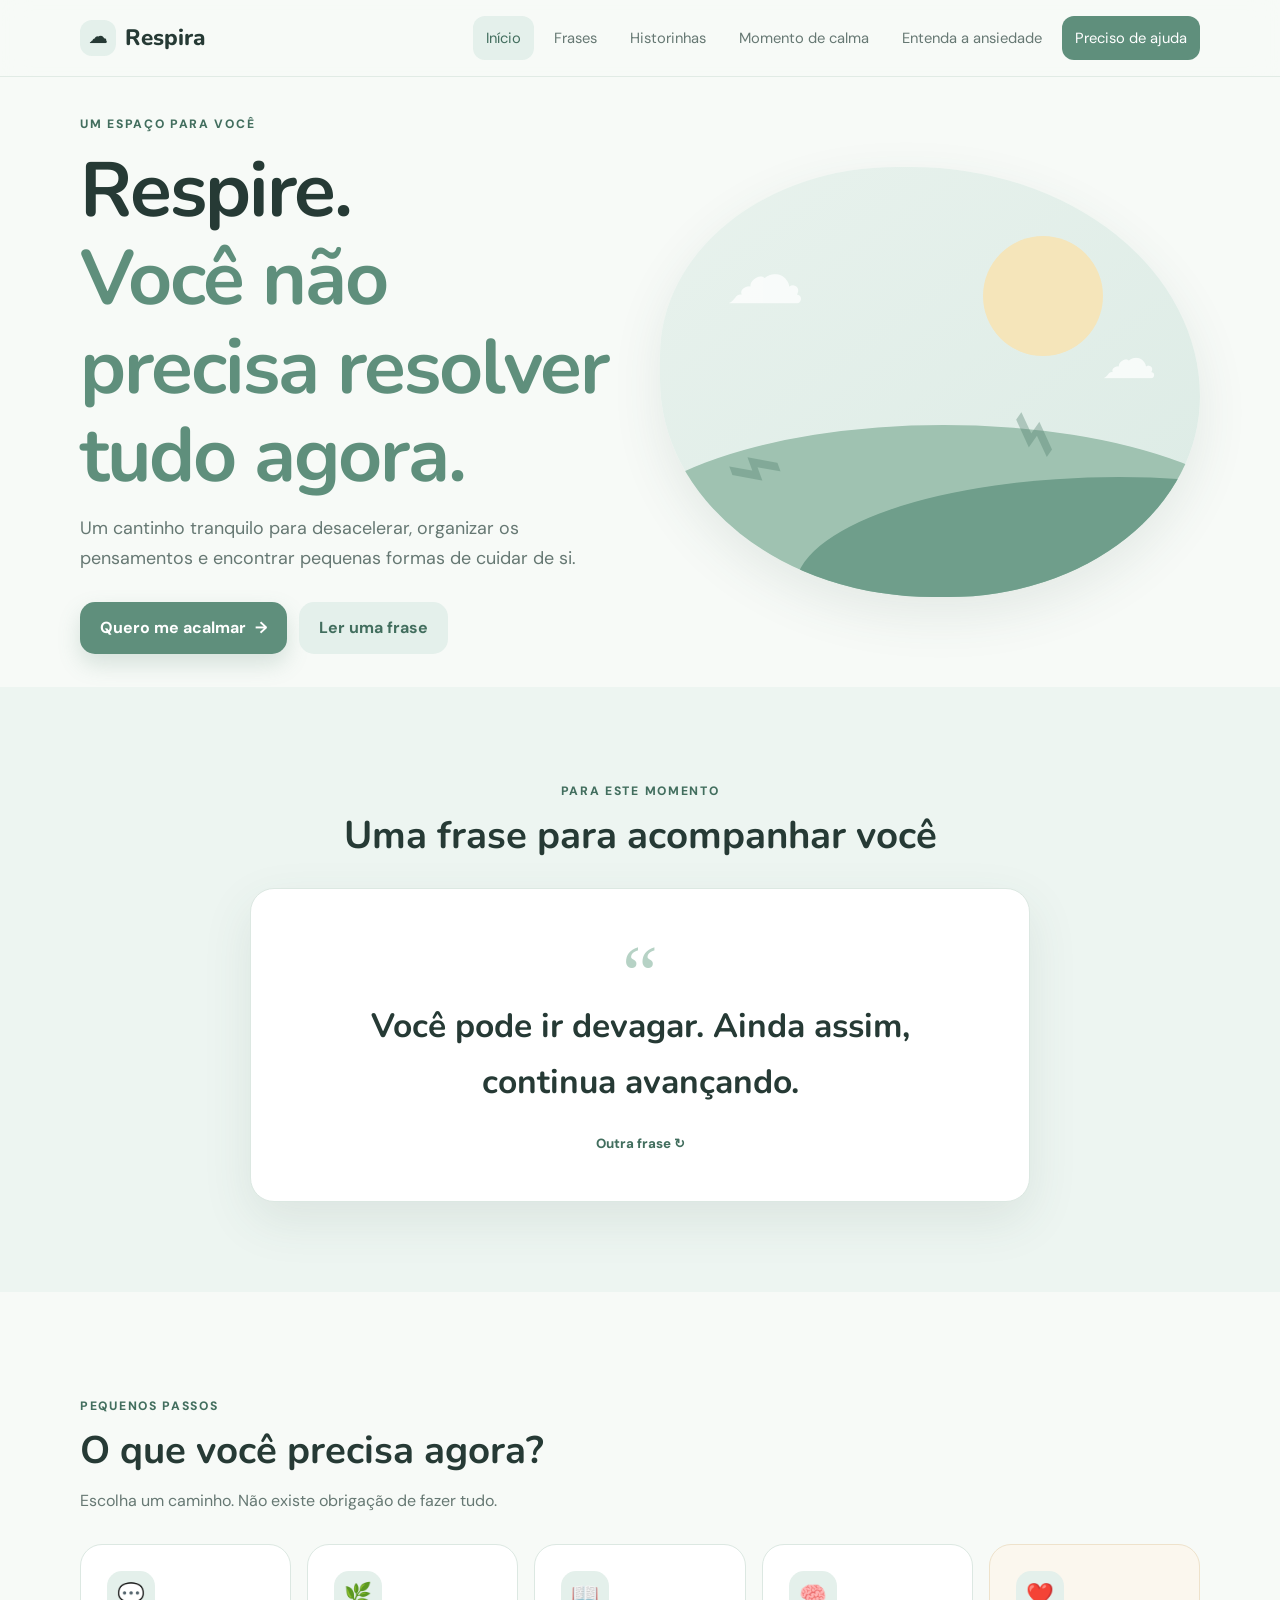
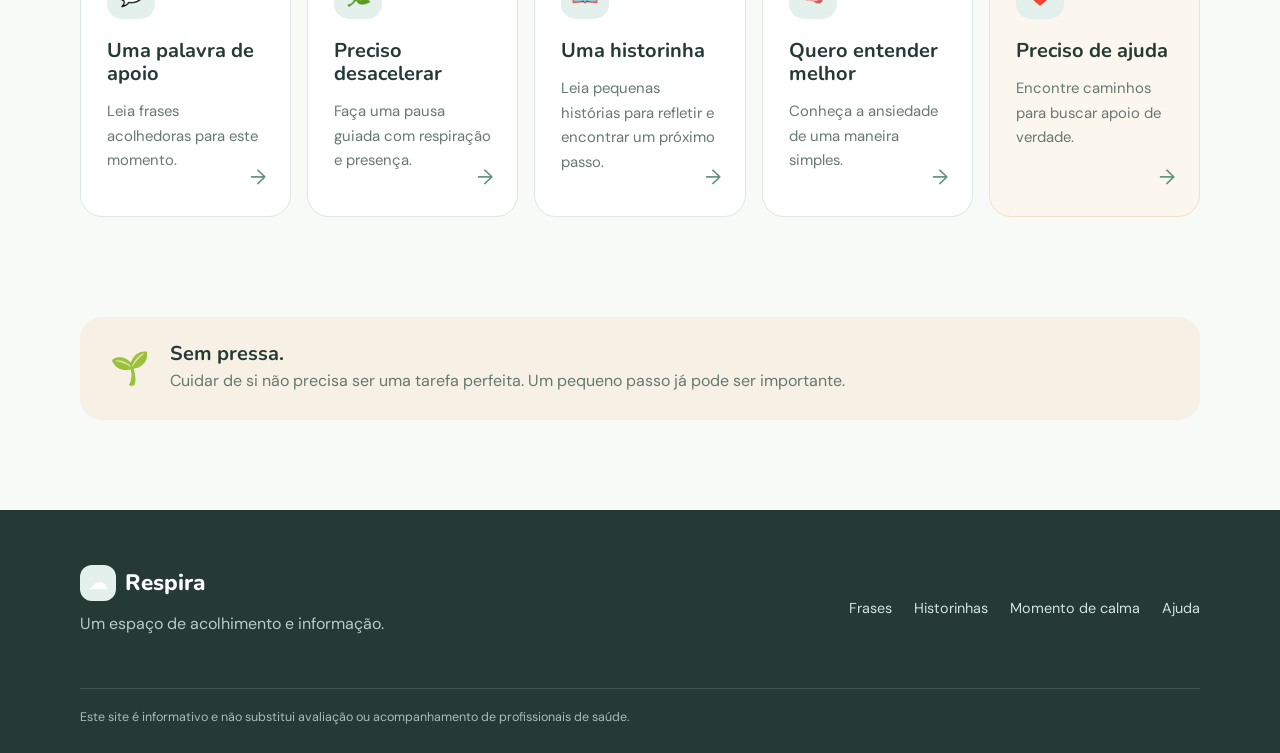
<file: index.html>
<!DOCTYPE html>
<html lang="pt-BR">
<head>
  <meta charset="UTF-8">
  <meta name="viewport" content="width=device-width, initial-scale=1.0">
  <meta name="description" content="Um espaço acolhedor com frases, exercícios de calma e informações sobre ansiedade.">
  <title>Respira — Um espaço para desacelerar</title>
  <link rel="preconnect" href="https://fonts.googleapis.com">
  <link rel="preconnect" href="https://fonts.gstatic.com" crossorigin>
  <link href="https://fonts.googleapis.com/css2?family=DM+Sans:wght@400;500;600;700&family=Nunito:wght@600;700;800&display=swap" rel="stylesheet">
  <link rel="stylesheet" href="style.css">
</head>
<body>
<header class="site-header">
  <nav class="nav container" aria-label="Navegação principal">
    <a class="logo" href="index.html"><span class="logo-mark">☁</span> Respira</a>
    <button class="menu-toggle" aria-label="Abrir menu" aria-expanded="false">☰</button>
    <div class="nav-links">
      <a class="active" href="index.html">Início</a>
      <a href="frases.html">Frases</a><a href="historinhas.html">Historinhas</a>
      <a href="calma.html">Momento de calma</a>
      <a href="sobre-ansiedade.html">Entenda a ansiedade</a>
      <a class="nav-help" href="ajuda.html">Preciso de ajuda</a>
    </div>
  </nav>
</header>

<main>
<section class="hero container">
  <div class="hero-copy">
    <span class="eyebrow">UM ESPAÇO PARA VOCÊ</span>
    <h1>Respire.<br><span>Você não precisa resolver tudo agora.</span></h1>
    <p>Um cantinho tranquilo para desacelerar, organizar os pensamentos e encontrar pequenas formas de cuidar de si.</p>
    <div class="hero-actions">
      <a class="btn btn-primary" href="calma.html">Quero me acalmar <span>→</span></a>
      <a class="btn btn-soft" href="frases.html">Ler uma frase</a>
    </div>
  </div>
  <div class="hero-art" aria-hidden="true">
    <div class="sun"></div>
    <div class="hill hill-one"></div>
    <div class="hill hill-two"></div>
    <div class="cloud cloud-one">☁</div>
    <div class="cloud cloud-two">☁</div>
    <div class="leaf leaf-one">⌁</div>
    <div class="leaf leaf-two">⌁</div>
  </div>
</section>

<section class="quote-section">
  <div class="container">
    <div class="section-heading centered">
      <span class="eyebrow">PARA ESTE MOMENTO</span>
      <h2>Uma frase para acompanhar você</h2>
    </div>
    <article class="quote-card">
      <span class="quote-icon">“</span>
      <p id="homeQuote">Você pode ir devagar. Ainda assim, continua avançando.</p>
      <button id="newQuote" class="text-button">Outra frase <span>↻</span></button>
    </article>
  </div>
</section>

<section class="features container">
  <div class="section-heading">
    <span class="eyebrow">PEQUENOS PASSOS</span>
    <h2>O que você precisa agora?</h2>
    <p>Escolha um caminho. Não existe obrigação de fazer tudo.</p>
  </div>
  <div class="feature-grid">
    <a class="feature-card" href="frases.html">
      <span class="feature-icon">💬</span><h3>Uma palavra de apoio</h3>
      <p>Leia frases acolhedoras para este momento.</p><span class="arrow">→</span>
    </a>
    <a class="feature-card" href="calma.html">
      <span class="feature-icon">🌿</span><h3>Preciso desacelerar</h3>
      <p>Faça uma pausa guiada com respiração e presença.</p><span class="arrow">→</span>
    </a>
    <a class="feature-card" href="historinhas.html">
      <span class="feature-icon">📖</span><h3>Uma historinha</h3>
      <p>Leia pequenas histórias para refletir e encontrar um próximo passo.</p><span class="arrow">→</span>
    </a>
    <a class="feature-card" href="sobre-ansiedade.html">
      <span class="feature-icon">🧠</span><h3>Quero entender melhor</h3>
      <p>Conheça a ansiedade de uma maneira simples.</p><span class="arrow">→</span>
    </a>
    <a class="feature-card feature-card-help" href="ajuda.html">
      <span class="feature-icon">❤️</span><h3>Preciso de ajuda</h3>
      <p>Encontre caminhos para buscar apoio de verdade.</p><span class="arrow">→</span>
    </a>
  </div>
</section>

<section class="gentle-note container">
  <div class="note-icon">🌱</div>
  <div><h3>Sem pressa.</h3><p>Cuidar de si não precisa ser uma tarefa perfeita. Um pequeno passo já pode ser importante.</p></div>
</section>
</main>

<footer class="footer">
  <div class="container footer-inner">
    <div><a class="logo" href="index.html"><span class="logo-mark">☁</span> Respira</a><p>Um espaço de acolhimento e informação.</p></div>
    <div class="footer-links"><a href="frases.html">Frases</a><a href="historinhas.html">Historinhas</a><a href="calma.html">Momento de calma</a><a href="ajuda.html">Ajuda</a></div>
  </div>
  <div class="container disclaimer">Este site é informativo e não substitui avaliação ou acompanhamento de profissionais de saúde.</div>
</footer>
<script src="frases.js"></script>
<script src="script.js"></script>
</body>
</html>
</file>
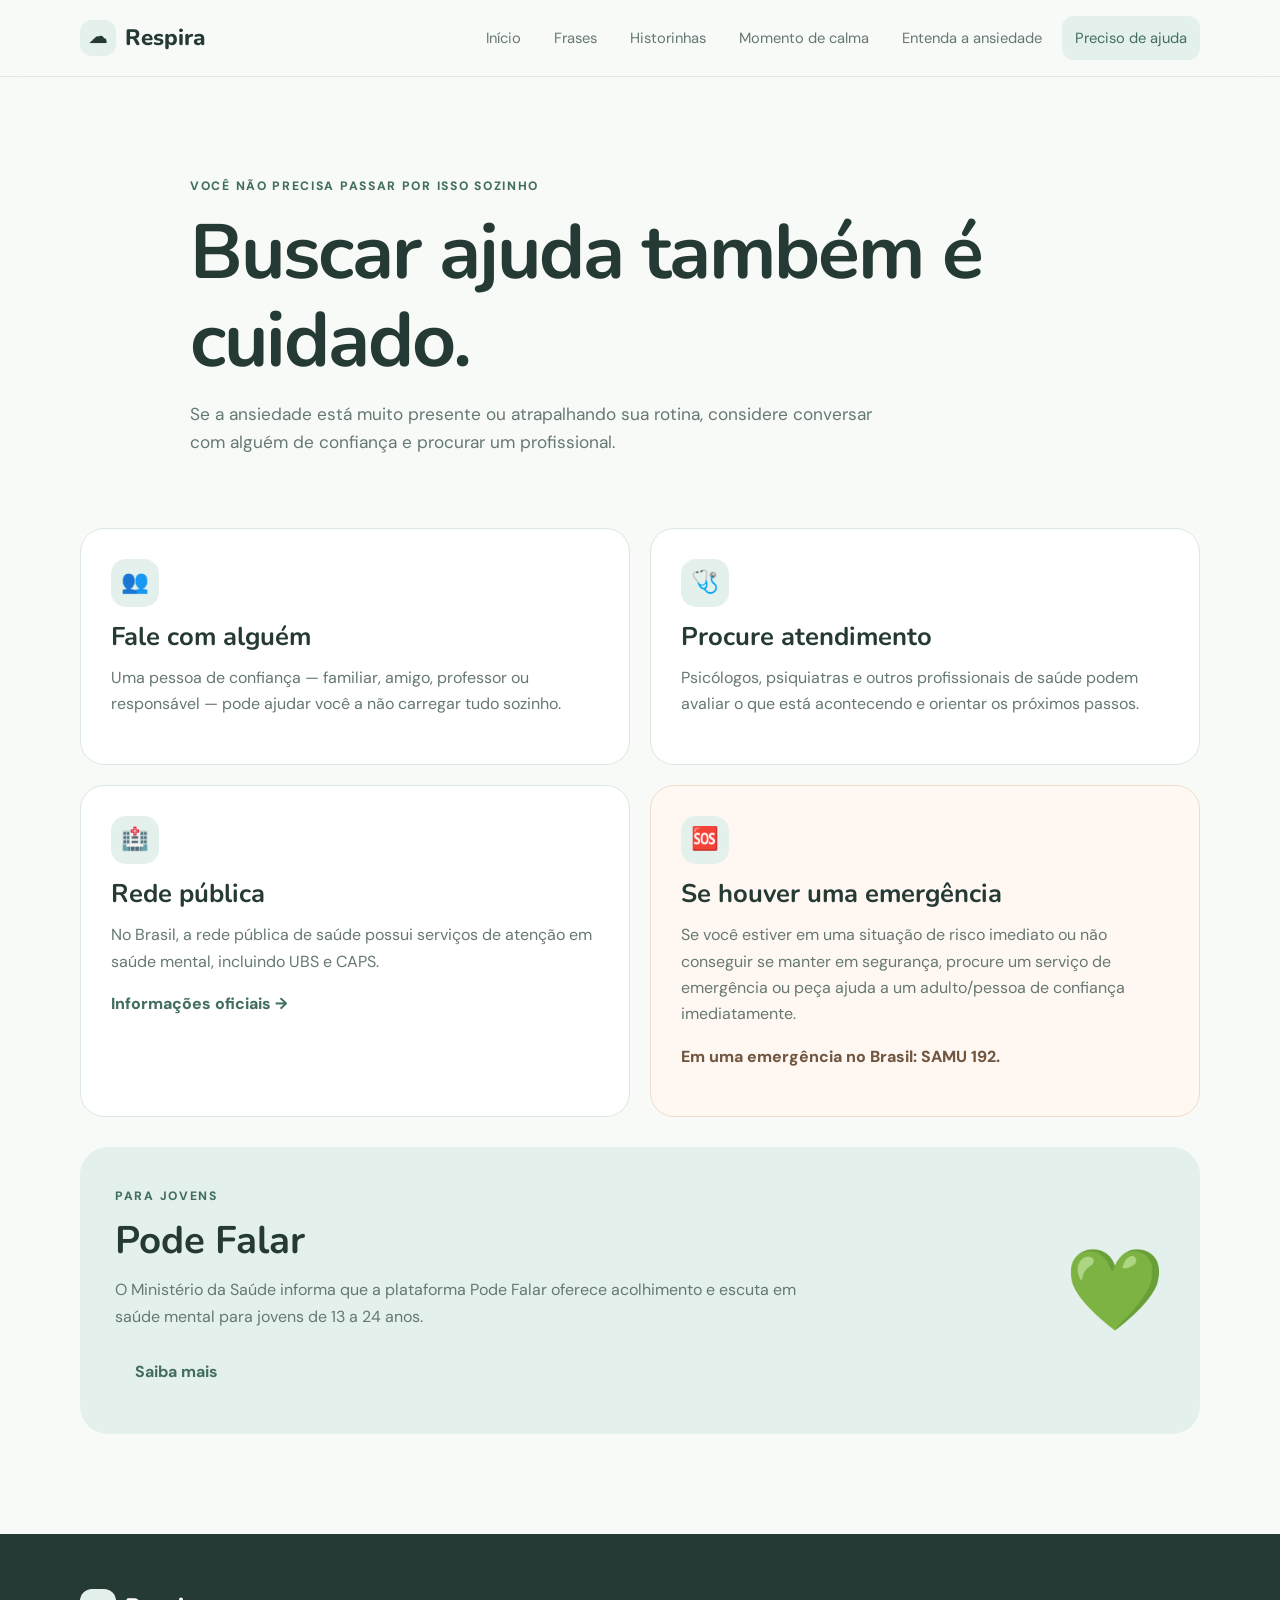
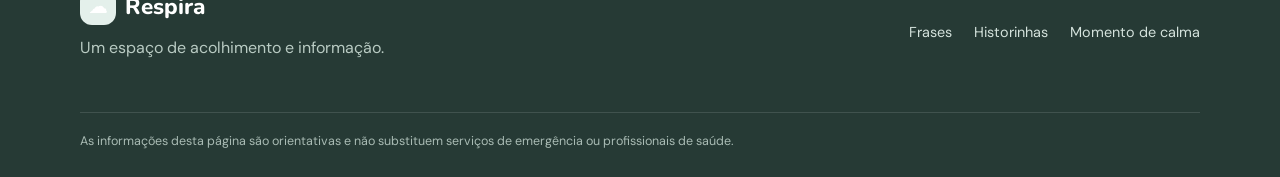
<file: ajuda.html>
<!DOCTYPE html>
<html lang="pt-BR">
<head>
<meta charset="UTF-8"><meta name="viewport" content="width=device-width, initial-scale=1.0">
<meta name="description" content="Caminhos para buscar apoio em saúde mental.">
<title>Preciso de ajuda — Respira</title>
<link rel="preconnect" href="https://fonts.googleapis.com"><link rel="preconnect" href="https://fonts.gstatic.com" crossorigin>
<link href="https://fonts.googleapis.com/css2?family=DM+Sans:wght@400;500;600;700&family=Nunito:wght@600;700;800&display=swap" rel="stylesheet"><link rel="stylesheet" href="style.css">
</head>
<body>
<header class="site-header"><nav class="nav container" aria-label="Navegação principal"><a class="logo" href="index.html"><span class="logo-mark">☁</span> Respira</a><button class="menu-toggle" aria-label="Abrir menu" aria-expanded="false">☰</button><div class="nav-links"><a href="index.html">Início</a><a href="frases.html">Frases</a><a href="historinhas.html">Historinhas</a><a href="calma.html">Momento de calma</a><a href="sobre-ansiedade.html">Entenda a ansiedade</a><a class="nav-help active" href="ajuda.html">Preciso de ajuda</a></div></nav></header>
<main>
<section class="page-hero container"><span class="eyebrow">VOCÊ NÃO PRECISA PASSAR POR ISSO SOZINHO</span><h1>Buscar ajuda também é cuidado.</h1><p>Se a ansiedade está muito presente ou atrapalhando sua rotina, considere conversar com alguém de confiança e procurar um profissional.</p></section>
<section class="help-grid container">
<article class="help-card"><span class="feature-icon">👥</span><h2>Fale com alguém</h2><p>Uma pessoa de confiança — familiar, amigo, professor ou responsável — pode ajudar você a não carregar tudo sozinho.</p></article>
<article class="help-card"><span class="feature-icon">🩺</span><h2>Procure atendimento</h2><p>Psicólogos, psiquiatras e outros profissionais de saúde podem avaliar o que está acontecendo e orientar os próximos passos.</p></article>
<article class="help-card"><span class="feature-icon">🏥</span><h2>Rede pública</h2><p>No Brasil, a rede pública de saúde possui serviços de atenção em saúde mental, incluindo UBS e CAPS.</p><a class="card-link" href="https://www.gov.br/saude/pt-br/composicao/saes/desmad/raps/caps/caps/" target="_blank" rel="noopener">Informações oficiais →</a></article>
<article class="help-card help-emergency"><span class="feature-icon">🆘</span><h2>Se houver uma emergência</h2><p>Se você estiver em uma situação de risco imediato ou não conseguir se manter em segurança, procure um serviço de emergência ou peça ajuda a um adulto/pessoa de confiança imediatamente.</p><p class="strong">Em uma emergência no Brasil: SAMU 192.</p></article>
</section>
<section class="container youth-note"><div><span class="eyebrow">PARA JOVENS</span><h2>Pode Falar</h2><p>O Ministério da Saúde informa que a plataforma Pode Falar oferece acolhimento e escuta em saúde mental para jovens de 13 a 24 anos.</p><a class="btn btn-soft" href="https://www.gov.br/saude/pt-br/assuntos/noticias-ms/2026/julho/atendimento-em-saude-mental-para-jovens-esta-disponivel-em-plataforma-digital" target="_blank" rel="noopener">Saiba mais</a></div><span class="large-emoji">💚</span></section>
</main>
<footer class="footer"><div class="container footer-inner"><div><a class="logo" href="index.html"><span class="logo-mark">☁</span> Respira</a><p>Um espaço de acolhimento e informação.</p></div><div class="footer-links"><a href="frases.html">Frases</a><a href="historinhas.html">Historinhas</a><a href="calma.html">Momento de calma</a></div></div><div class="container disclaimer">As informações desta página são orientativas e não substituem serviços de emergência ou profissionais de saúde.</div></footer>
<script src="script.js"></script>
</body></html>
</file>
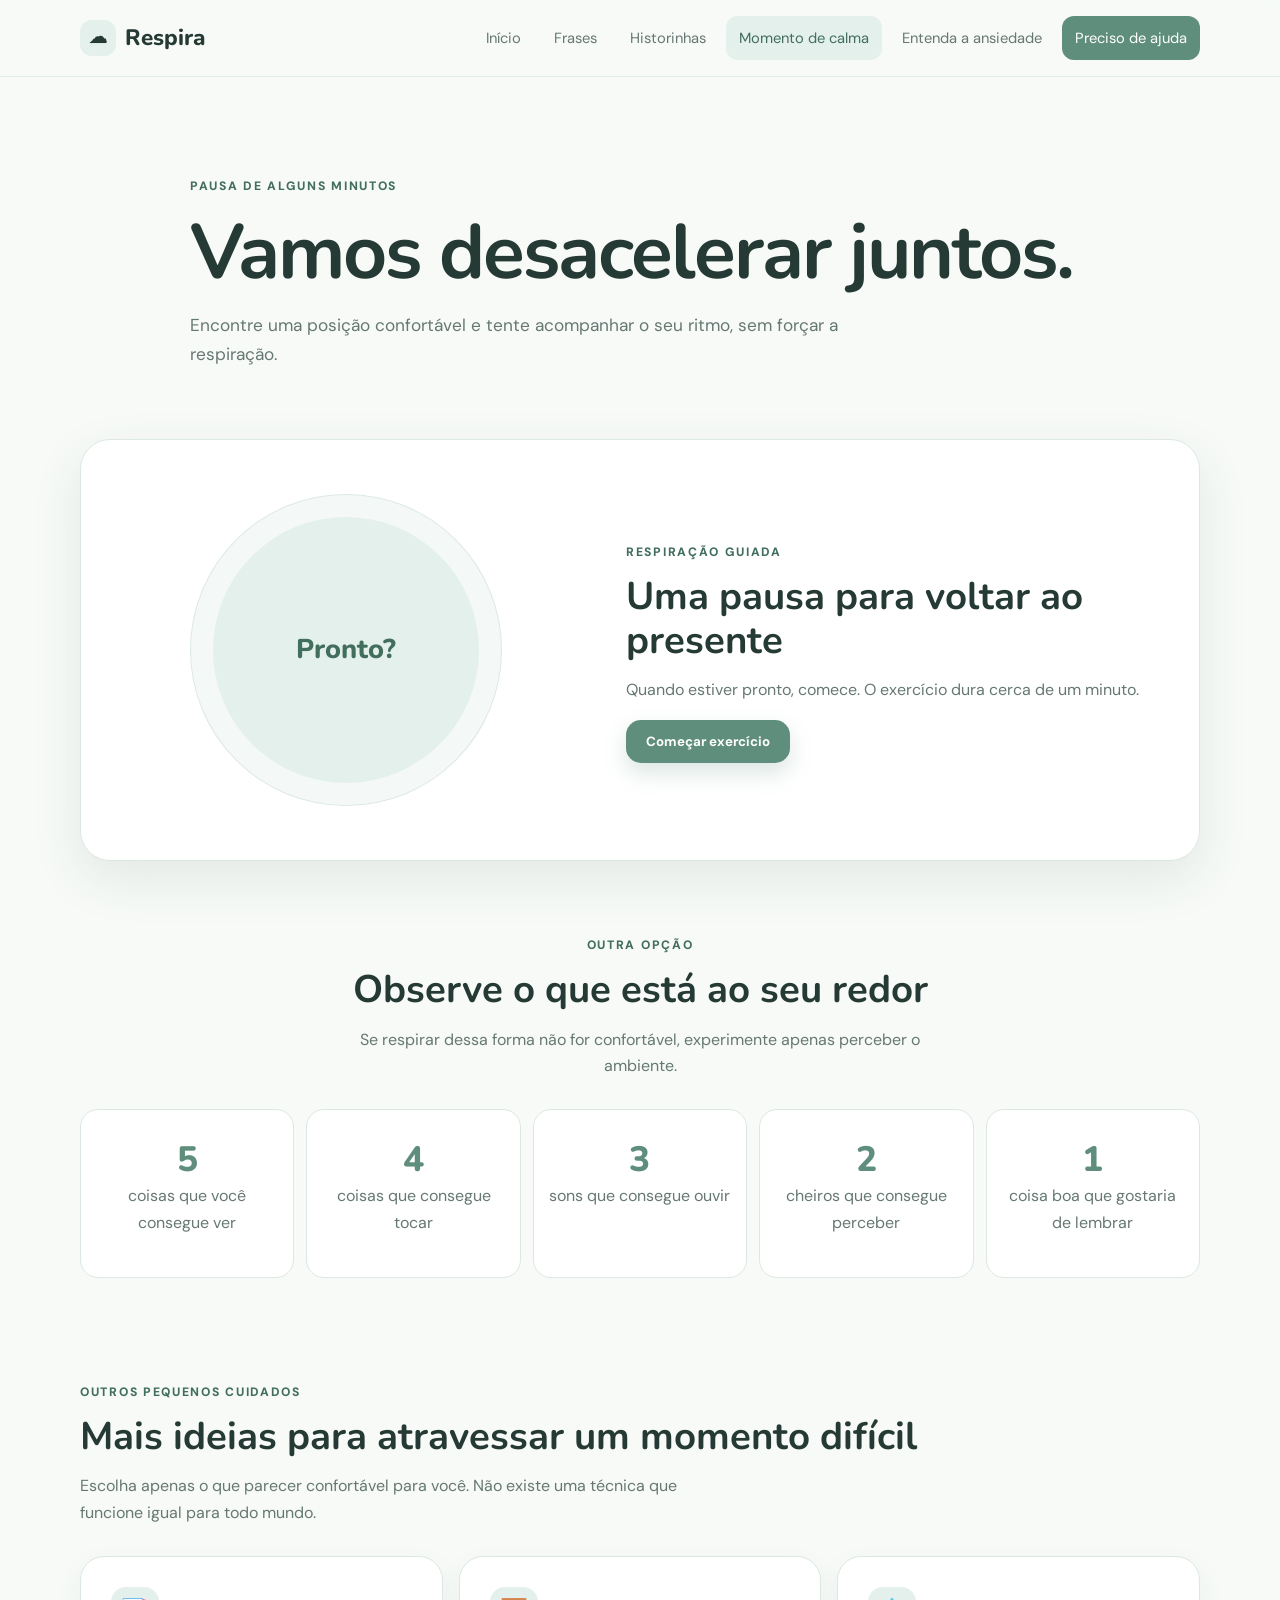
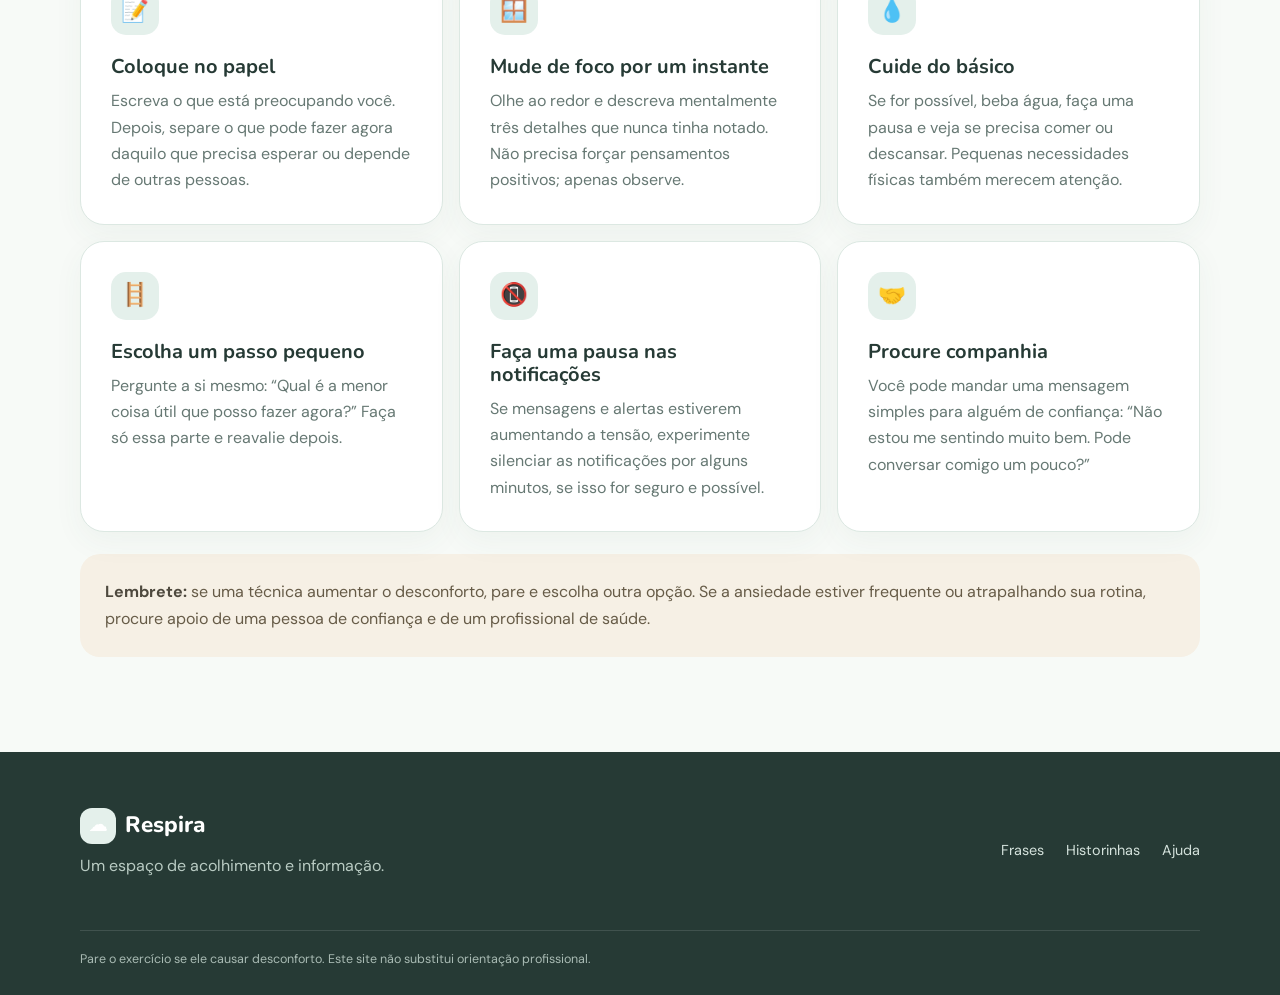
<file: calma.html>
<!DOCTYPE html>
<html lang="pt-BR">
<head>
<meta charset="UTF-8"><meta name="viewport" content="width=device-width, initial-scale=1.0">
<meta name="description" content="Exercícios simples para fazer uma pausa e desacelerar.">
<title>Momento de calma — Respira</title>
<link rel="preconnect" href="https://fonts.googleapis.com"><link rel="preconnect" href="https://fonts.gstatic.com" crossorigin>
<link href="https://fonts.googleapis.com/css2?family=DM+Sans:wght@400;500;600;700&family=Nunito:wght@600;700;800&display=swap" rel="stylesheet"><link rel="stylesheet" href="style.css">
</head>
<body>
<header class="site-header"><nav class="nav container" aria-label="Navegação principal"><a class="logo" href="index.html"><span class="logo-mark">☁</span> Respira</a><button class="menu-toggle" aria-label="Abrir menu" aria-expanded="false">☰</button><div class="nav-links"><a href="index.html">Início</a><a href="frases.html">Frases</a><a href="historinhas.html">Historinhas</a><a class="active" href="calma.html">Momento de calma</a><a href="sobre-ansiedade.html">Entenda a ansiedade</a><a class="nav-help" href="ajuda.html">Preciso de ajuda</a></div></nav></header>
<main>
<section class="page-hero container"><span class="eyebrow">PAUSA DE ALGUNS MINUTOS</span><h1>Vamos desacelerar juntos.</h1><p>Encontre uma posição confortável e tente acompanhar o seu ritmo, sem forçar a respiração.</p></section>
<section class="breathing container">
<div class="breathing-card">
<div class="breathing-circle" id="breathingCircle"><span id="breathingText">Pronto?</span></div>
<div class="breathing-info"><span class="eyebrow">RESPIRAÇÃO GUIADA</span><h2 id="breathingTitle">Uma pausa para voltar ao presente</h2><p id="breathingInstruction">Quando estiver pronto, comece. O exercício dura cerca de um minuto.</p><button class="btn btn-primary" id="startBreathing">Começar exercício</button></div>
</div>
</section>
<section class="container grounding"><div class="section-heading centered"><span class="eyebrow">OUTRA OPÇÃO</span><h2>Observe o que está ao seu redor</h2><p>Se respirar dessa forma não for confortável, experimente apenas perceber o ambiente.</p></div>
<div class="grounding-grid"><div><strong>5</strong><p>coisas que você consegue ver</p></div><div><strong>4</strong><p>coisas que consegue tocar</p></div><div><strong>3</strong><p>sons que consegue ouvir</p></div><div><strong>2</strong><p>cheiros que consegue perceber</p></div><div><strong>1</strong><p>coisa boa que gostaria de lembrar</p></div></div></section>

<section class="container extra-tips">
  <div class="section-heading"><span class="eyebrow">OUTROS PEQUENOS CUIDADOS</span><h2>Mais ideias para atravessar um momento difícil</h2><p>Escolha apenas o que parecer confortável para você. Não existe uma técnica que funcione igual para todo mundo.</p></div>
  <div class="extra-tips-grid">
    <article class="tip-card"><span class="feature-icon">📝</span><h3>Coloque no papel</h3><p>Escreva o que está preocupando você. Depois, separe o que pode fazer agora daquilo que precisa esperar ou depende de outras pessoas.</p></article>
    <article class="tip-card"><span class="feature-icon">🪟</span><h3>Mude de foco por um instante</h3><p>Olhe ao redor e descreva mentalmente três detalhes que nunca tinha notado. Não precisa forçar pensamentos positivos; apenas observe.</p></article>
    <article class="tip-card"><span class="feature-icon">💧</span><h3>Cuide do básico</h3><p>Se for possível, beba água, faça uma pausa e veja se precisa comer ou descansar. Pequenas necessidades físicas também merecem atenção.</p></article>
    <article class="tip-card"><span class="feature-icon">🪜</span><h3>Escolha um passo pequeno</h3><p>Pergunte a si mesmo: “Qual é a menor coisa útil que posso fazer agora?” Faça só essa parte e reavalie depois.</p></article>
    <article class="tip-card"><span class="feature-icon">📵</span><h3>Faça uma pausa nas notificações</h3><p>Se mensagens e alertas estiverem aumentando a tensão, experimente silenciar as notificações por alguns minutos, se isso for seguro e possível.</p></article>
    <article class="tip-card"><span class="feature-icon">🤝</span><h3>Procure companhia</h3><p>Você pode mandar uma mensagem simples para alguém de confiança: “Não estou me sentindo muito bem. Pode conversar comigo um pouco?”</p></article>
  </div>
  <div class="info-banner"><strong>Lembrete:</strong> se uma técnica aumentar o desconforto, pare e escolha outra opção. Se a ansiedade estiver frequente ou atrapalhando sua rotina, procure apoio de uma pessoa de confiança e de um profissional de saúde.</div>
</section>
</main>
<footer class="footer"><div class="container footer-inner"><div><a class="logo" href="index.html"><span class="logo-mark">☁</span> Respira</a><p>Um espaço de acolhimento e informação.</p></div><div class="footer-links"><a href="frases.html">Frases</a><a href="historinhas.html">Historinhas</a><a href="ajuda.html">Ajuda</a></div></div><div class="container disclaimer">Pare o exercício se ele causar desconforto. Este site não substitui orientação profissional.</div></footer>
<script src="calma.js"></script><script src="script.js"></script>
</body></html>
</file>
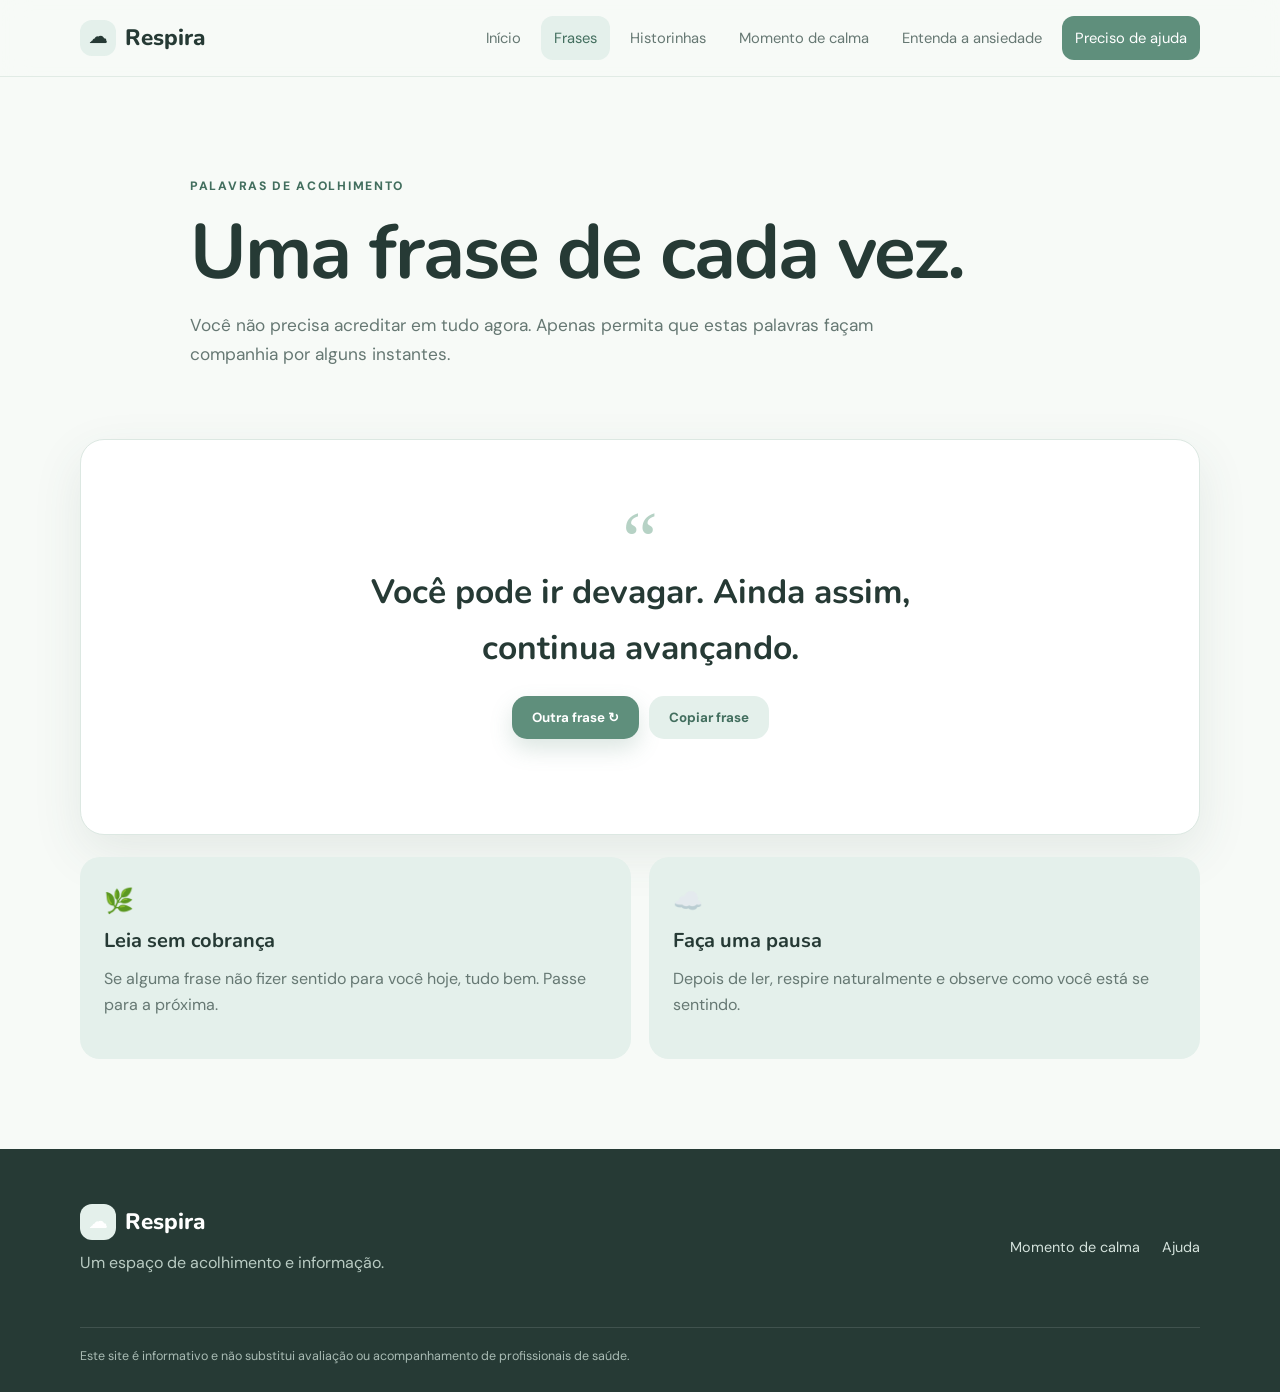
<file: frases.html>
<!DOCTYPE html>
<html lang="pt-BR">
<head>
<meta charset="UTF-8"><meta name="viewport" content="width=device-width, initial-scale=1.0">
<meta name="description" content="Frases de apoio para momentos de ansiedade.">
<title>Frases de apoio — Respira</title>
<link rel="preconnect" href="https://fonts.googleapis.com"><link rel="preconnect" href="https://fonts.gstatic.com" crossorigin>
<link href="https://fonts.googleapis.com/css2?family=DM+Sans:wght@400;500;600;700&family=Nunito:wght@600;700;800&display=swap" rel="stylesheet">
<link rel="stylesheet" href="style.css">
</head>
<body>
<header class="site-header"><nav class="nav container" aria-label="Navegação principal">
<a class="logo" href="index.html"><span class="logo-mark">☁</span> Respira</a><button class="menu-toggle" aria-label="Abrir menu" aria-expanded="false">☰</button>
<div class="nav-links"><a href="index.html">Início</a><a class="active" href="frases.html">Frases</a><a href="historinhas.html">Historinhas</a><a href="calma.html">Momento de calma</a><a href="sobre-ansiedade.html">Entenda a ansiedade</a><a class="nav-help" href="ajuda.html">Preciso de ajuda</a></div>
</nav></header>
<main>
<section class="page-hero container"><span class="eyebrow">PALAVRAS DE ACOLHIMENTO</span><h1>Uma frase de cada vez.</h1><p>Você não precisa acreditar em tudo agora. Apenas permita que estas palavras façam companhia por alguns instantes.</p></section>
<section class="container phrase-area">
<article class="big-quote-card"><span class="quote-icon">“</span><p id="bigQuote">Você pode ir devagar. Ainda assim, continua avançando.</p><div class="quote-actions"><button class="btn btn-primary" id="nextPhrase">Outra frase ↻</button><button class="btn btn-soft" id="copyPhrase">Copiar frase</button></div><small id="copyStatus" aria-live="polite"></small></article>
<div class="phrase-tips"><div><span>🌿</span><h3>Leia sem cobrança</h3><p>Se alguma frase não fizer sentido para você hoje, tudo bem. Passe para a próxima.</p></div><div><span>☁️</span><h3>Faça uma pausa</h3><p>Depois de ler, respire naturalmente e observe como você está se sentindo.</p></div></div>
</section>
</main>
<footer class="footer"><div class="container footer-inner"><div><a class="logo" href="index.html"><span class="logo-mark">☁</span> Respira</a><p>Um espaço de acolhimento e informação.</p></div><div class="footer-links"><a href="calma.html">Momento de calma</a><a href="ajuda.html">Ajuda</a></div></div><div class="container disclaimer">Este site é informativo e não substitui avaliação ou acompanhamento de profissionais de saúde.</div></footer>
<script src="frases.js"></script><script src="script.js"></script>
</body></html>
</file>
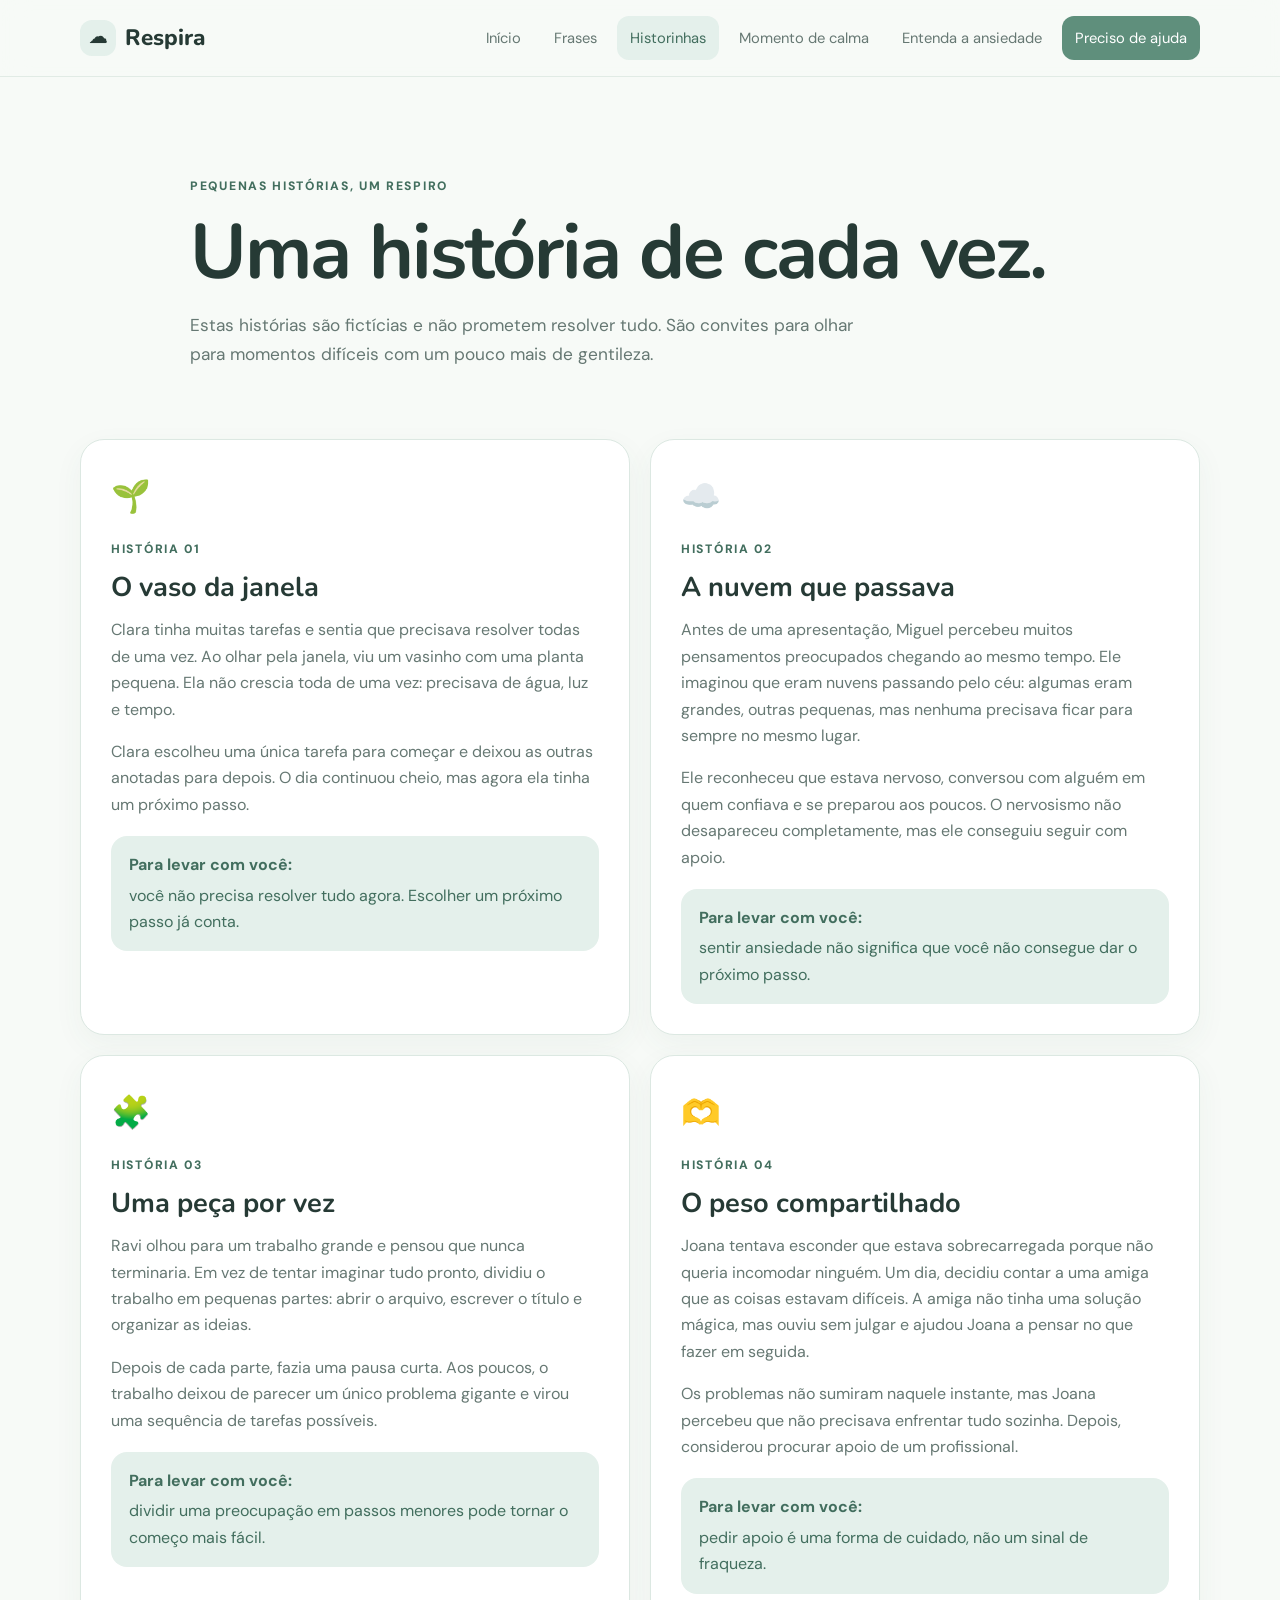
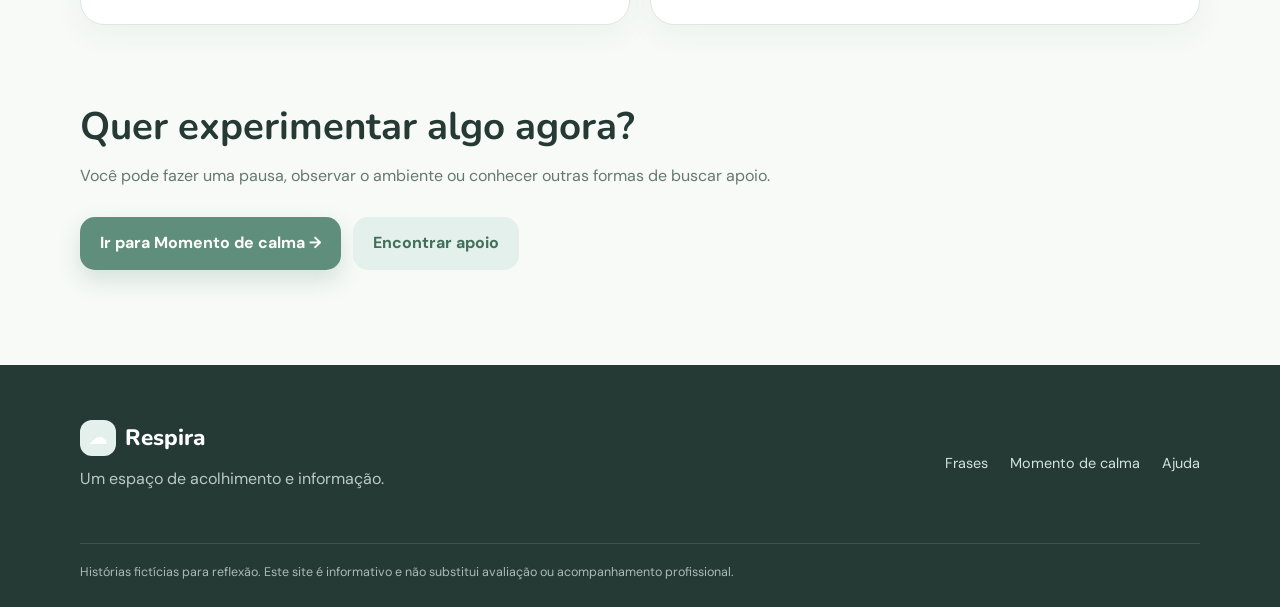
<file: historinhas.html>
<!DOCTYPE html>
<html lang="pt-BR">
<head>
<meta charset="UTF-8"><meta name="viewport" content="width=device-width, initial-scale=1.0">
<meta name="description" content="Historinhas curtas e acolhedoras para momentos de ansiedade.">
<title>Historinhas — Respira</title>
<link rel="preconnect" href="https://fonts.googleapis.com"><link rel="preconnect" href="https://fonts.gstatic.com" crossorigin>
<link href="https://fonts.googleapis.com/css2?family=DM+Sans:wght@400;500;600;700&family=Nunito:wght@600;700;800&display=swap" rel="stylesheet">
<link rel="stylesheet" href="style.css">
</head>
<body>
<header class="site-header"><nav class="nav container" aria-label="Navegação principal">
<a class="logo" href="index.html"><span class="logo-mark">☁</span> Respira</a><button class="menu-toggle" aria-label="Abrir menu" aria-expanded="false">☰</button>
<div class="nav-links"><a href="index.html">Início</a><a href="frases.html">Frases</a><a class="active" href="historinhas.html">Historinhas</a><a href="calma.html">Momento de calma</a><a href="sobre-ansiedade.html">Entenda a ansiedade</a><a class="nav-help" href="ajuda.html">Preciso de ajuda</a></div>
</nav></header>
<main>
<section class="page-hero container"><span class="eyebrow">PEQUENAS HISTÓRIAS, UM RESPIRO</span><h1>Uma história de cada vez.</h1><p>Estas histórias são fictícias e não prometem resolver tudo. São convites para olhar para momentos difíceis com um pouco mais de gentileza.</p></section>
<section class="container stories-area">
<article class="story-card"><span class="story-emoji">🌱</span><span class="eyebrow">HISTÓRIA 01</span><h2>O vaso da janela</h2><p>Clara tinha muitas tarefas e sentia que precisava resolver todas de uma vez. Ao olhar pela janela, viu um vasinho com uma planta pequena. Ela não crescia toda de uma vez: precisava de água, luz e tempo.</p><p>Clara escolheu uma única tarefa para começar e deixou as outras anotadas para depois. O dia continuou cheio, mas agora ela tinha um próximo passo.</p><div class="story-reflection"><strong>Para levar com você:</strong> você não precisa resolver tudo agora. Escolher um próximo passo já conta.</div></article>
<article class="story-card"><span class="story-emoji">☁️</span><span class="eyebrow">HISTÓRIA 02</span><h2>A nuvem que passava</h2><p>Antes de uma apresentação, Miguel percebeu muitos pensamentos preocupados chegando ao mesmo tempo. Ele imaginou que eram nuvens passando pelo céu: algumas eram grandes, outras pequenas, mas nenhuma precisava ficar para sempre no mesmo lugar.</p><p>Ele reconheceu que estava nervoso, conversou com alguém em quem confiava e se preparou aos poucos. O nervosismo não desapareceu completamente, mas ele conseguiu seguir com apoio.</p><div class="story-reflection"><strong>Para levar com você:</strong> sentir ansiedade não significa que você não consegue dar o próximo passo.</div></article>
<article class="story-card"><span class="story-emoji">🧩</span><span class="eyebrow">HISTÓRIA 03</span><h2>Uma peça por vez</h2><p>Ravi olhou para um trabalho grande e pensou que nunca terminaria. Em vez de tentar imaginar tudo pronto, dividiu o trabalho em pequenas partes: abrir o arquivo, escrever o título e organizar as ideias.</p><p>Depois de cada parte, fazia uma pausa curta. Aos poucos, o trabalho deixou de parecer um único problema gigante e virou uma sequência de tarefas possíveis.</p><div class="story-reflection"><strong>Para levar com você:</strong> dividir uma preocupação em passos menores pode tornar o começo mais fácil.</div></article>
<article class="story-card"><span class="story-emoji">🫶</span><span class="eyebrow">HISTÓRIA 04</span><h2>O peso compartilhado</h2><p>Joana tentava esconder que estava sobrecarregada porque não queria incomodar ninguém. Um dia, decidiu contar a uma amiga que as coisas estavam difíceis. A amiga não tinha uma solução mágica, mas ouviu sem julgar e ajudou Joana a pensar no que fazer em seguida.</p><p>Os problemas não sumiram naquele instante, mas Joana percebeu que não precisava enfrentar tudo sozinha. Depois, considerou procurar apoio de um profissional.</p><div class="story-reflection"><strong>Para levar com você:</strong> pedir apoio é uma forma de cuidado, não um sinal de fraqueza.</div></article>
</section>
<section class="container story-ending"><h2>Quer experimentar algo agora?</h2><p>Você pode fazer uma pausa, observar o ambiente ou conhecer outras formas de buscar apoio.</p><div class="hero-actions"><a class="btn btn-primary" href="calma.html">Ir para Momento de calma →</a><a class="btn btn-soft" href="ajuda.html">Encontrar apoio</a></div></section>
</main>
<footer class="footer"><div class="container footer-inner"><div><a class="logo" href="index.html"><span class="logo-mark">☁</span> Respira</a><p>Um espaço de acolhimento e informação.</p></div><div class="footer-links"><a href="frases.html">Frases</a><a href="calma.html">Momento de calma</a><a href="ajuda.html">Ajuda</a></div></div><div class="container disclaimer">Histórias fictícias para reflexão. Este site é informativo e não substitui avaliação ou acompanhamento profissional.</div></footer>
<script src="script.js"></script>
</body></html>
</file>
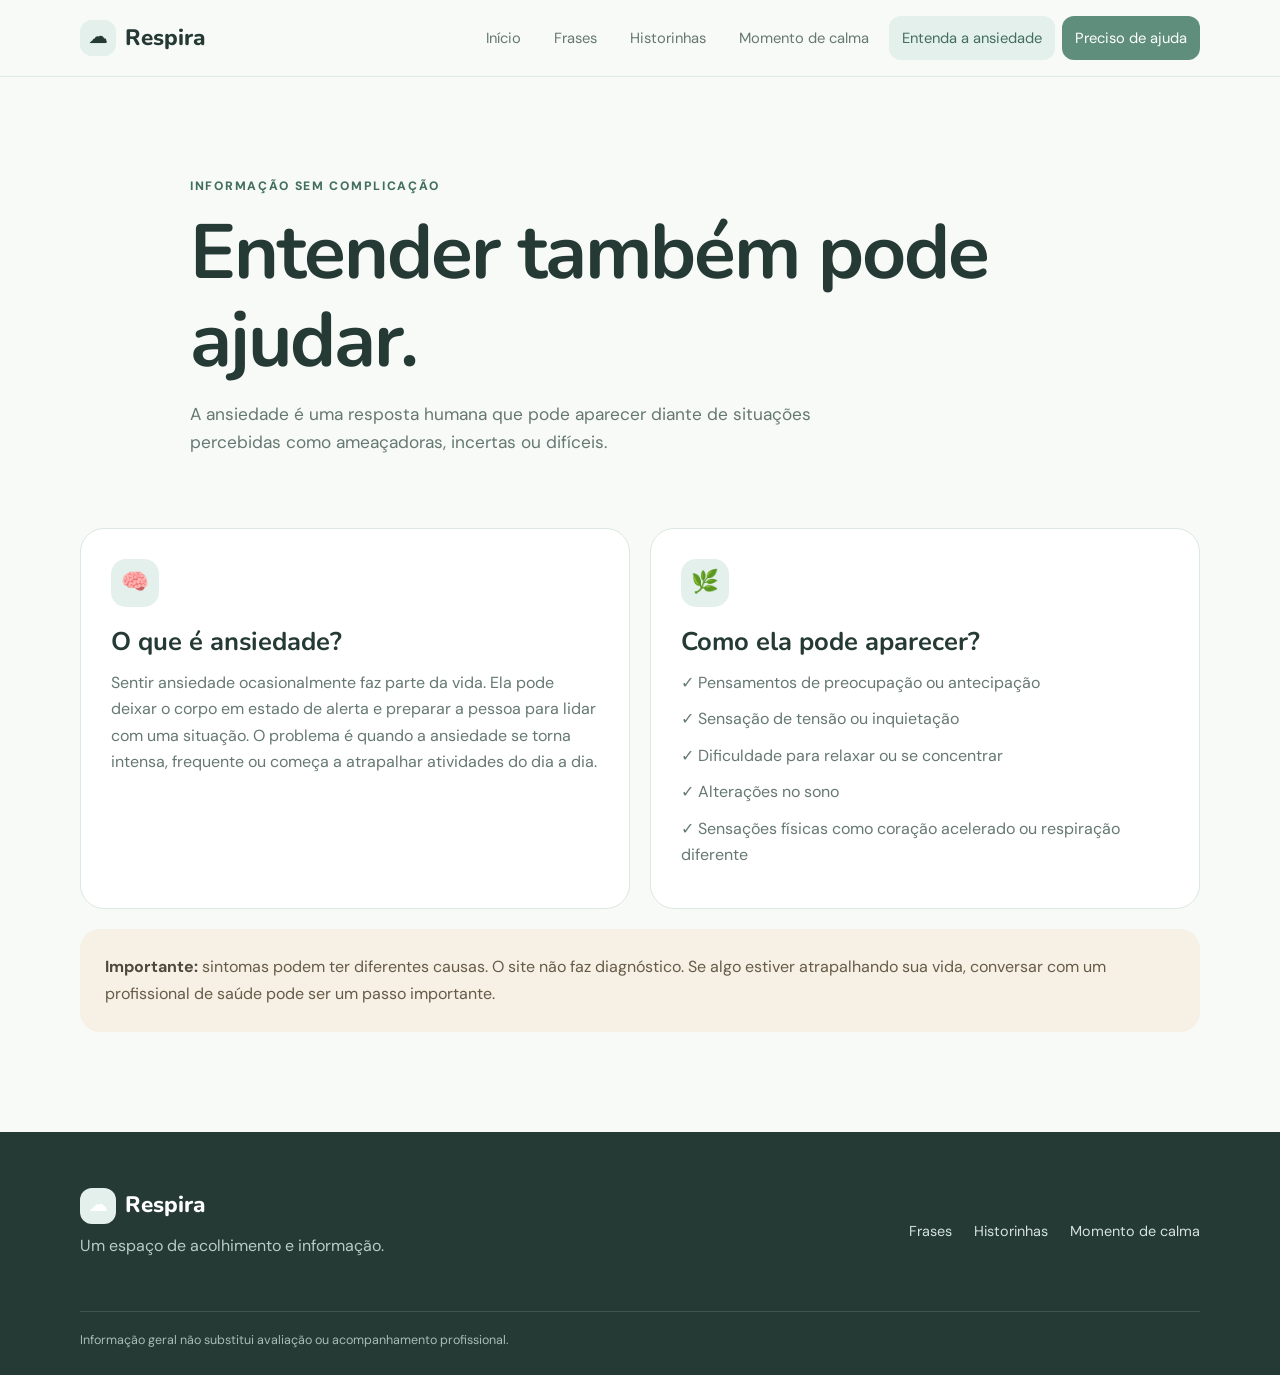
<file: sobre-ansiedade.html>
<!DOCTYPE html>
<html lang="pt-BR">
<head>
<meta charset="UTF-8"><meta name="viewport" content="width=device-width, initial-scale=1.0">
<meta name="description" content="Informações simples sobre ansiedade e seus sinais.">
<title>Entenda a ansiedade — Respira</title>
<link rel="preconnect" href="https://fonts.googleapis.com"><link rel="preconnect" href="https://fonts.gstatic.com" crossorigin>
<link href="https://fonts.googleapis.com/css2?family=DM+Sans:wght@400;500;600;700&family=Nunito:wght@600;700;800&display=swap" rel="stylesheet"><link rel="stylesheet" href="style.css">
</head>
<body>
<header class="site-header"><nav class="nav container" aria-label="Navegação principal"><a class="logo" href="index.html"><span class="logo-mark">☁</span> Respira</a><button class="menu-toggle" aria-label="Abrir menu" aria-expanded="false">☰</button><div class="nav-links"><a href="index.html">Início</a><a href="frases.html">Frases</a><a href="historinhas.html">Historinhas</a><a href="calma.html">Momento de calma</a><a class="active" href="sobre-ansiedade.html">Entenda a ansiedade</a><a class="nav-help" href="ajuda.html">Preciso de ajuda</a></div></nav></header>
<main>
<section class="page-hero container"><span class="eyebrow">INFORMAÇÃO SEM COMPLICAÇÃO</span><h1>Entender também pode ajudar.</h1><p>A ansiedade é uma resposta humana que pode aparecer diante de situações percebidas como ameaçadoras, incertas ou difíceis.</p></section>
<section class="content-section container">
<div class="content-card"><span class="feature-icon">🧠</span><h2>O que é ansiedade?</h2><p>Sentir ansiedade ocasionalmente faz parte da vida. Ela pode deixar o corpo em estado de alerta e preparar a pessoa para lidar com uma situação. O problema é quando a ansiedade se torna intensa, frequente ou começa a atrapalhar atividades do dia a dia.</p></div>
<div class="content-card"><span class="feature-icon">🌿</span><h2>Como ela pode aparecer?</h2><div class="check-list"><p>✓ Pensamentos de preocupação ou antecipação</p><p>✓ Sensação de tensão ou inquietação</p><p>✓ Dificuldade para relaxar ou se concentrar</p><p>✓ Alterações no sono</p><p>✓ Sensações físicas como coração acelerado ou respiração diferente</p></div></div>
<div class="info-banner"><strong>Importante:</strong> sintomas podem ter diferentes causas. O site não faz diagnóstico. Se algo estiver atrapalhando sua vida, conversar com um profissional de saúde pode ser um passo importante.</div>
</section>
</main>
<footer class="footer"><div class="container footer-inner"><div><a class="logo" href="index.html"><span class="logo-mark">☁</span> Respira</a><p>Um espaço de acolhimento e informação.</p></div><div class="footer-links"><a href="frases.html">Frases</a><a href="historinhas.html">Historinhas</a><a href="calma.html">Momento de calma</a></div></div><div class="container disclaimer">Informação geral não substitui avaliação ou acompanhamento profissional.</div></footer>
<script src="script.js"></script>
</body></html>
</file>
<file: style.css>
:root{
  --bg:#f7faf7;--surface:#fff;--text:#263a35;--muted:#667873;--primary:#5f8f7c;
  --primary-dark:#426e5e;--soft:#e4f0eb;--cream:#f6f0e5;--line:#dce8e2;
  --shadow:0 18px 50px rgba(57,91,79,.10);--radius:24px;
}
*{box-sizing:border-box}html{scroll-behavior:smooth}body{margin:0;background:var(--bg);color:var(--text);font-family:"DM Sans",sans-serif;line-height:1.65}
h1,h2,h3{font-family:Nunito,sans-serif;line-height:1.15;margin:0 0 14px}h1{font-size:clamp(2.6rem,6vw,5rem);letter-spacing:-2px}h2{font-size:clamp(1.8rem,3vw,2.5rem)}h3{font-size:1.25rem}p{color:var(--muted);margin:0 0 16px}
a{color:inherit;text-decoration:none}.container{width:min(1120px,calc(100% - 40px));margin:auto}.site-header{position:sticky;top:0;z-index:20;background:rgba(247,250,247,.9);backdrop-filter:blur(14px);border-bottom:1px solid rgba(220,232,226,.8)}
.nav{min-height:76px;display:flex;align-items:center;justify-content:space-between;gap:25px}.logo{font-family:Nunito,sans-serif;font-size:1.4rem;font-weight:800;display:flex;align-items:center;gap:9px}.logo-mark{display:inline-grid;place-items:center;width:36px;height:36px;border-radius:12px;background:var(--soft);font-size:1.1rem}
.nav-links{display:flex;align-items:center;gap:7px}.nav-links a{padding:10px 13px;border-radius:12px;font-size:.92rem;color:var(--muted)}.nav-links a:hover,.nav-links a.active{background:var(--soft);color:var(--primary-dark)}.nav-links .nav-help{background:var(--primary);color:white}.menu-toggle{display:none;border:0;background:var(--soft);border-radius:12px;padding:9px 12px;font-size:1.2rem;color:var(--primary-dark)}
.hero{min-height:610px;display:grid;grid-template-columns:1fr 1fr;align-items:center;gap:40px}.eyebrow{display:inline-block;color:var(--primary-dark);font-size:.76rem;font-weight:800;letter-spacing:1.7px;margin-bottom:13px}.hero h1 span{color:var(--primary)}.hero-copy>p{font-size:1.12rem;max-width:580px}.hero-actions{display:flex;gap:12px;flex-wrap:wrap;margin-top:28px}
.btn{border:0;border-radius:15px;padding:13px 20px;font-weight:700;font-family:inherit;display:inline-flex;align-items:center;justify-content:center;gap:9px;cursor:pointer;transition:.2s}.btn:hover{transform:translateY(-2px)}.btn-primary{background:var(--primary);color:#fff;box-shadow:0 10px 22px rgba(95,143,124,.22)}.btn-soft{background:var(--soft);color:var(--primary-dark)}
.hero-art{height:430px;border-radius:45% 55% 48% 52%;background:linear-gradient(145deg,#e8f2ed,#dcebe5);position:relative;overflow:hidden;box-shadow:var(--shadow)}.sun{width:120px;height:120px;border-radius:50%;background:#f5e5ba;position:absolute;right:18%;top:16%}.hill{position:absolute;border-radius:50% 50% 0 0}.hill-one{width:125%;height:60%;left:-10%;bottom:-20%;background:#9fc2b1}.hill-two{width:120%;height:52%;left:25%;bottom:-24%;background:#6f9e8b}.cloud{position:absolute;color:#fff;font-size:5rem;opacity:.75}.cloud-one{top:10%;left:12%}.cloud-two{top:34%;right:8%;font-size:3.5rem}.leaf{position:absolute;color:#4d7d6a;font-size:6rem;transform:rotate(-20deg);opacity:.35}.leaf-one{left:12%;bottom:12%}.leaf-two{right:25%;bottom:20%;transform:rotate(35deg)}
.quote-section{padding:90px 0;background:#edf5f1}.section-heading{margin-bottom:30px}.section-heading.centered{text-align:center}.section-heading p{max-width:620px}.centered p{margin-left:auto;margin-right:auto}.quote-card,.big-quote-card{background:#fff;border:1px solid var(--line);border-radius:var(--radius);box-shadow:var(--shadow);text-align:center;padding:45px 35px}.quote-card{max-width:780px;margin:auto}.quote-icon{display:block;font-family:Georgia,serif;font-size:5rem;color:#b6d2c5;height:65px;line-height:1}.quote-card p,.big-quote-card p{font-family:Nunito,sans-serif;font-size:clamp(1.4rem,3vw,2.1rem);font-weight:700;color:var(--text);margin:0 auto 20px;max-width:680px;transition:.15s}.fade{opacity:0}.text-button{border:0;background:none;color:var(--primary-dark);font-weight:800;cursor:pointer;font-family:inherit}.features{padding:100px 0}.feature-grid{display:grid;grid-template-columns:repeat(4,1fr);gap:16px}.feature-card{position:relative;background:var(--surface);border:1px solid var(--line);border-radius:22px;padding:26px;min-height:230px;transition:.25s}.feature-card:hover{transform:translateY(-5px);box-shadow:var(--shadow);border-color:#c5dbd1}.feature-icon{display:grid;place-items:center;width:48px;height:48px;background:var(--soft);border-radius:15px;font-size:1.4rem;margin-bottom:20px}.feature-card p{font-size:.93rem}.arrow{position:absolute;right:24px;bottom:22px;color:var(--primary);font-size:1.3rem}.feature-card-help{background:#fbf7ee;border-color:#eee2cb}
.gentle-note{display:flex;align-items:center;gap:20px;background:var(--cream);padding:25px 30px;border-radius:22px;margin-bottom:90px}.note-icon{font-size:2rem}.gentle-note h3{margin-bottom:3px}.gentle-note p{margin:0}
.footer{background:#263a35;color:#e8f1ed;padding:55px 0 25px}.footer .logo{color:#fff}.footer p{color:#b9cbc3;margin-top:9px}.footer-inner{display:flex;justify-content:space-between;gap:30px}.footer-links{display:flex;gap:22px;align-items:center}.footer-links a{color:#d4e2dc;font-size:.9rem}.disclaimer{border-top:1px solid rgba(255,255,255,.12);margin-top:35px;padding-top:18px;color:#a9bbb4;font-size:.78rem}
.page-hero{padding:95px 0 55px;max-width:900px}.page-hero p{font-size:1.08rem;max-width:700px}.phrase-area{padding-bottom:90px}.big-quote-card{padding:60px 35px}.quote-actions{display:flex;justify-content:center;gap:10px;flex-wrap:wrap}.big-quote-card small{display:block;color:var(--primary);margin-top:15px;height:20px}.phrase-tips{display:grid;grid-template-columns:1fr 1fr;gap:18px;margin-top:22px}.phrase-tips>div{background:var(--soft);border-radius:20px;padding:24px}.phrase-tips span{font-size:1.5rem}.phrase-tips h3{margin-top:8px}
.breathing{padding-bottom:70px}.breathing-card{display:grid;grid-template-columns:420px 1fr;gap:70px;align-items:center;background:#fff;border:1px solid var(--line);border-radius:30px;padding:55px;box-shadow:var(--shadow)}.breathing-circle{width:310px;height:310px;margin:auto;border-radius:50%;display:grid;place-items:center;background:var(--soft);box-shadow:inset 0 0 0 22px rgba(255,255,255,.6),0 0 0 1px var(--line);font-family:Nunito,sans-serif;font-size:1.7rem;font-weight:800;color:var(--primary-dark);transition:transform 4s ease,background .5s}.breathing-circle.inhale{transform:scale(1.16);background:#d9ebe3}.breathing-circle.hold{transform:scale(1.16);background:#e4efe9}.breathing-circle.exhale{transform:scale(1);background:#eaf3ef}.breathing-info p{max-width:550px}.grounding{padding-bottom:100px}.grounding-grid{display:grid;grid-template-columns:repeat(5,1fr);gap:12px}.grounding-grid>div{text-align:center;background:#fff;border:1px solid var(--line);padding:25px 15px;border-radius:18px}.grounding-grid strong{display:block;font:800 2.2rem Nunito;color:var(--primary)}
.content-section{padding-bottom:100px;display:grid;grid-template-columns:1fr 1fr;gap:20px}.content-card{background:#fff;border:1px solid var(--line);border-radius:24px;padding:30px}.content-card h2{font-size:1.6rem}.check-list p{margin:10px 0}.info-banner{grid-column:1/-1;background:var(--cream);border-radius:20px;padding:25px;color:#665b47}.info-banner strong{color:#4e493e}
.help-grid{display:grid;grid-template-columns:1fr 1fr;gap:20px;padding-bottom:30px}.help-card{background:#fff;border:1px solid var(--line);border-radius:24px;padding:30px}.help-card h2{font-size:1.6rem}.help-card .feature-icon{margin-bottom:15px}.card-link{font-weight:800;color:var(--primary-dark)}.help-emergency{background:#fff8f2;border-color:#efdcc9}.strong{font-weight:800;color:#715640}.youth-note{background:var(--soft);border-radius:28px;padding:35px;display:flex;justify-content:space-between;align-items:center;margin-bottom:100px}.youth-note p{max-width:700px}.large-emoji{font-size:5rem}
@media(max-width:900px){.nav-links{gap:2px}.nav-links a{padding:9px}.hero{grid-template-columns:1fr;padding-top:55px}.hero-art{height:330px}.feature-grid{grid-template-columns:1fr 1fr}.breathing-card{grid-template-columns:1fr;gap:35px;text-align:center}.breathing-circle{width:270px;height:270px}.breathing-info p{margin-left:auto;margin-right:auto}.grounding-grid{grid-template-columns:repeat(3,1fr)}}
@media(max-width:700px){.container{width:min(100% - 28px,1120px)}.nav{min-height:68px}.menu-toggle{display:block}.nav-links{display:none;position:absolute;top:68px;left:0;right:0;background:rgba(247,250,247,.98);padding:12px 14px 18px;flex-direction:column;align-items:stretch;border-bottom:1px solid var(--line);box-shadow:0 15px 25px rgba(40,70,60,.08)}.nav-links.open{display:flex}.nav-links a{padding:12px 14px}.hero{min-height:auto;padding:65px 0 70px}.hero-art{height:270px}.quote-section,.features{padding:70px 0}.feature-grid,.phrase-tips,.help-grid,.content-section{grid-template-columns:1fr}.grounding-grid{grid-template-columns:1fr 1fr}.info-banner{grid-column:auto}.footer-inner{flex-direction:column}.footer-links{flex-wrap:wrap}.page-hero{padding:65px 0 40px}.breathing-card{padding:30px 20px}.breathing-circle{width:230px;height:230px}.youth-note{margin-bottom:70px}.large-emoji{display:none}h1{letter-spacing:-1px}}
@media(prefers-reduced-motion:reduce){*{scroll-behavior:auto!important;transition:none!important}}

/* Historinhas e dicas adicionais */
.stories-area{display:grid;grid-template-columns:1fr 1fr;gap:20px;padding-bottom:55px}
.story-card,.tip-card{background:#fff;border:1px solid var(--line);border-radius:24px;padding:30px;box-shadow:0 10px 30px rgba(57,91,79,.05)}
.story-emoji{display:block;font-size:2rem;margin-bottom:12px}
.story-card h2{font-size:1.7rem;margin-bottom:14px}
.story-reflection{margin-top:18px;padding:16px 18px;border-radius:16px;background:var(--soft);color:var(--primary-dark)}
.story-reflection strong{display:block;margin-bottom:4px}
.story-ending{padding:25px 0 95px}
.extra-tips{padding-bottom:95px}
.extra-tips-grid{display:grid;grid-template-columns:repeat(3,1fr);gap:16px;margin-bottom:22px}
.tip-card h3{margin-bottom:10px}
.tip-card p{margin:0}
@media(max-width:800px){.stories-area{grid-template-columns:1fr}.extra-tips-grid{grid-template-columns:1fr 1fr}}
@media(max-width:600px){.extra-tips-grid{grid-template-columns:1fr}.story-card,.tip-card{padding:24px}}

@media(min-width:901px){.feature-grid{grid-template-columns:repeat(5,1fr)}}
</file>
